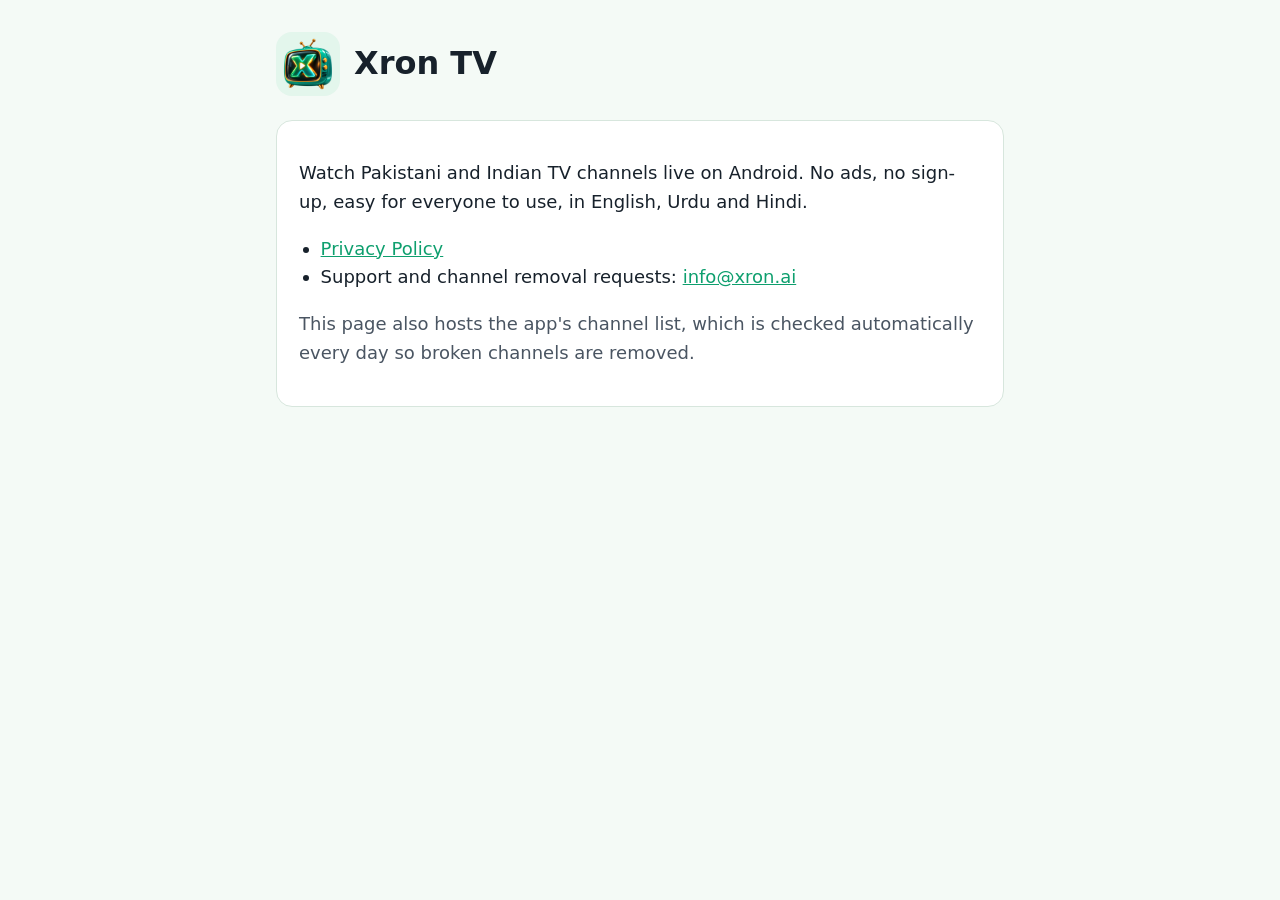
<file: index.html>
<!doctype html>
<html lang="en">
<head>
<meta charset="utf-8">
<meta name="viewport" content="width=device-width, initial-scale=1">
<title>Xron TV</title>
<link rel="stylesheet" href="style.css">
</head>
<body>
<main>
<header><img src="icon.png" alt=""><h1>Xron TV</h1></header>
<div class="card">
<p>Watch Pakistani and Indian TV channels live on Android. No ads, no sign-up, easy for everyone to use,
in English, Urdu and Hindi.</p>
<ul>
  <li><a href="privacy.html">Privacy Policy</a></li>
  <li>Support and channel removal requests: <a href="mailto:info@xron.ai">info@xron.ai</a></li>
</ul>
<p class="muted">This page also hosts the app's channel list, which is checked automatically every day so broken
channels are removed.</p>
</div>
</main>
</body>
</html>
</file>
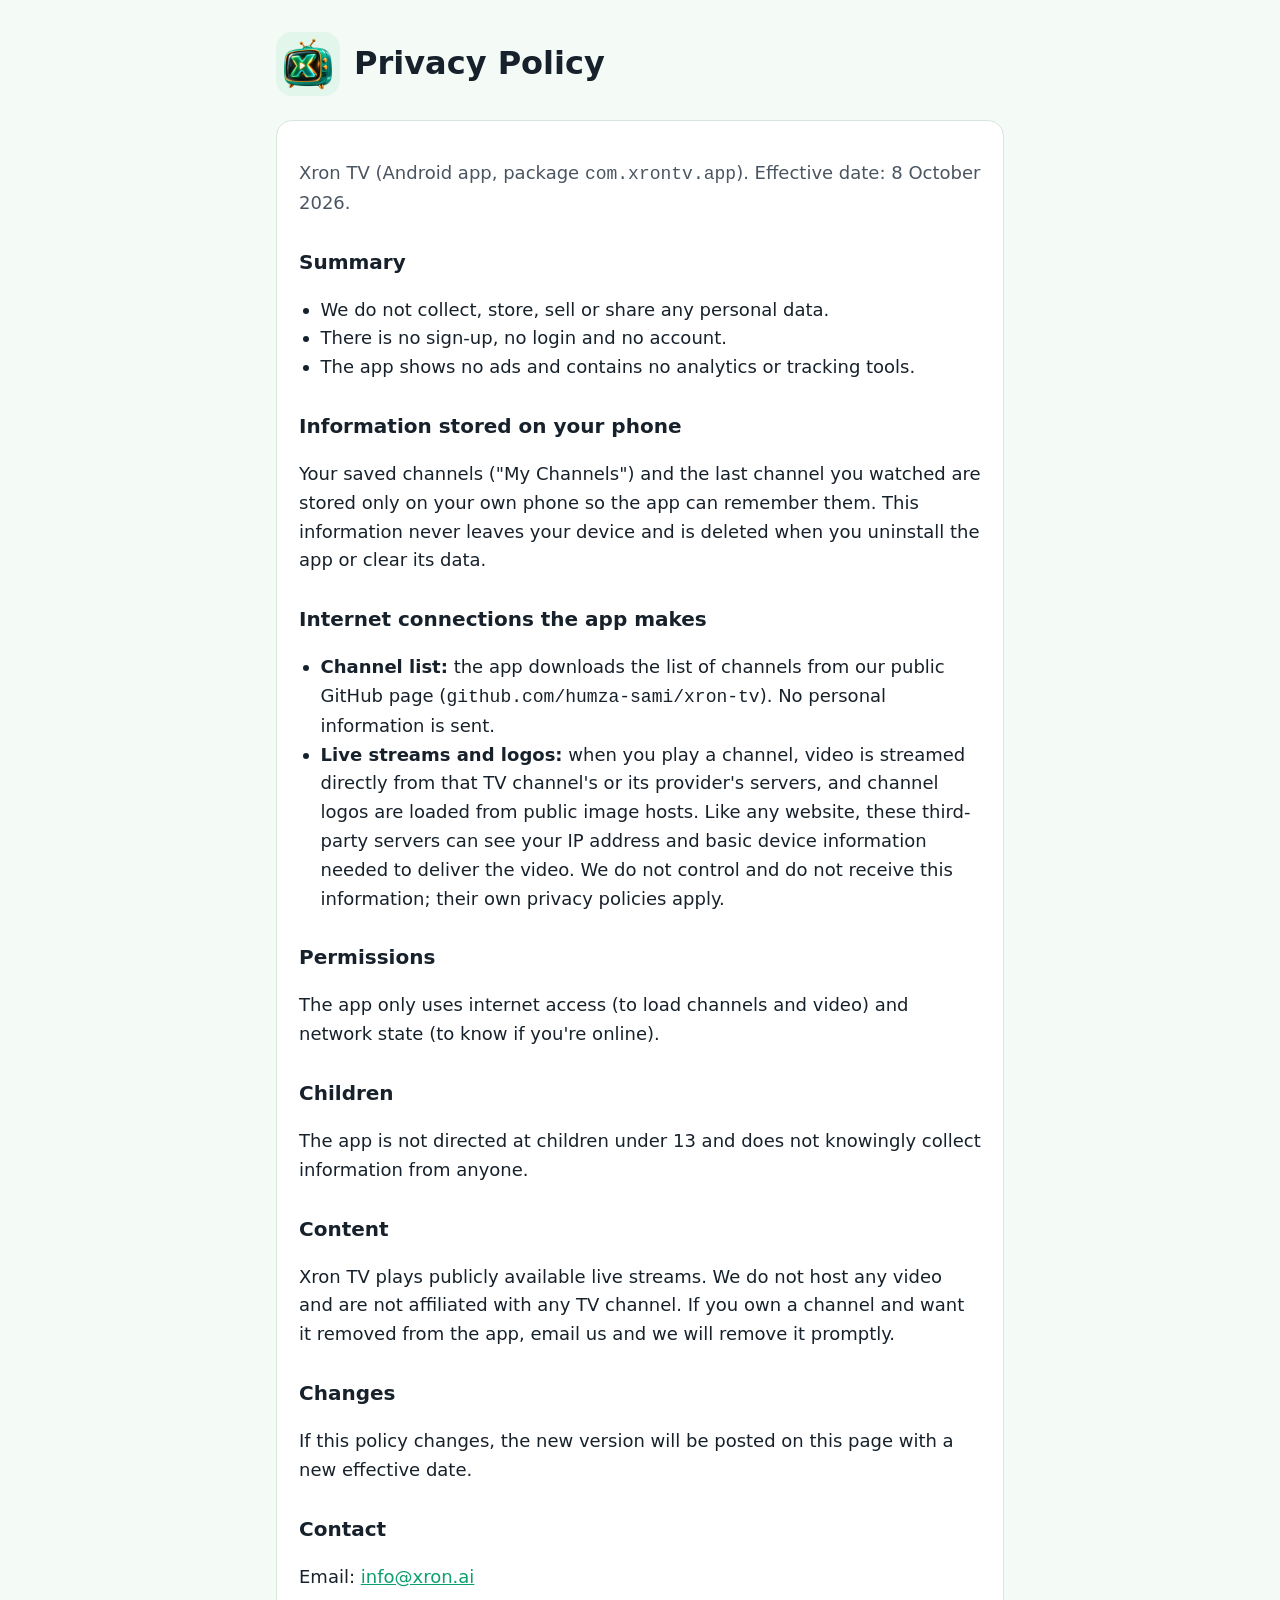
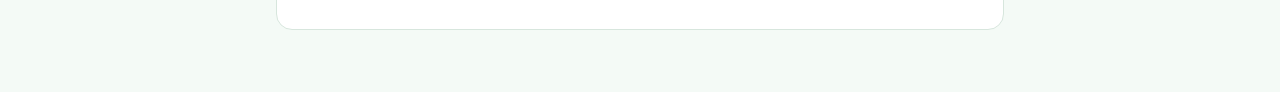
<file: privacy.html>
<!doctype html>
<html lang="en">
<head>
<meta charset="utf-8">
<meta name="viewport" content="width=device-width, initial-scale=1">
<title>Xron TV Privacy Policy</title>
<link rel="stylesheet" href="style.css">
</head>
<body>
<main>
<header><img src="icon.png" alt=""><h1>Privacy Policy</h1></header>
<div class="card">
<p class="muted">Xron TV (Android app, package <code>com.xrontv.app</code>). Effective date: 8 October 2026.</p>

<h2>Summary</h2>
<ul>
  <li>We do not collect, store, sell or share any personal data.</li>
  <li>There is no sign-up, no login and no account.</li>
  <li>The app shows no ads and contains no analytics or tracking tools.</li>
</ul>

<h2>Information stored on your phone</h2>
<p>Your saved channels ("My Channels") and the last channel you watched are stored only on your own phone so the
app can remember them. This information never leaves your device and is deleted when you uninstall the app or clear
its data.</p>

<h2>Internet connections the app makes</h2>
<ul>
  <li><strong>Channel list:</strong> the app downloads the list of channels from our public GitHub page
  (<code>github.com/humza-sami/xron-tv</code>). No personal information is sent.</li>
  <li><strong>Live streams and logos:</strong> when you play a channel, video is streamed directly from that TV
  channel's or its provider's servers, and channel logos are loaded from public image hosts. Like any website, these
  third-party servers can see your IP address and basic device information needed to deliver the video. We do not
  control and do not receive this information; their own privacy policies apply.</li>
</ul>

<h2>Permissions</h2>
<p>The app only uses internet access (to load channels and video) and network state (to know if you're online).</p>

<h2>Children</h2>
<p>The app is not directed at children under 13 and does not knowingly collect information from anyone.</p>

<h2>Content</h2>
<p>Xron TV plays publicly available live streams. We do not host any video and are not affiliated with any TV
channel. If you own a channel and want it removed from the app, email us and we will remove it promptly.</p>

<h2>Changes</h2>
<p>If this policy changes, the new version will be posted on this page with a new effective date.</p>

<h2>Contact</h2>
<p>Email: <a href="mailto:info@xron.ai">info@xron.ai</a></p>
</div>
</main>
</body>
</html>
</file>
<file: style.css>
:root { --bg:#f4faf6; --card:#ffffff; --text:#17212b; --muted:#4a5562; --accent:#0e9f6e; --line:#d7e6dd; }
@media (prefers-color-scheme: dark) { :root { --bg:#0e1512; --card:#16201b; --text:#e6ece8; --muted:#a3b0a8; --accent:#34d399; --line:#24332b; } }
* { box-sizing: border-box; }
body { margin:0; background:var(--bg); color:var(--text); font:18px/1.6 system-ui, -apple-system, "Segoe UI", Roboto, sans-serif; }
main { max-width:760px; margin:0 auto; padding:32px 16px 64px; }
header { display:flex; align-items:center; gap:14px; margin-bottom:24px; }
header img { width:64px; height:64px; border-radius:16px; }
h1 { font-size:2rem; margin:0; }
h2 { font-size:1.25rem; margin:28px 0 8px; }
.card { background:var(--card); border:1px solid var(--line); border-radius:16px; padding:20px 22px; }
a { color:var(--accent); }
.muted { color:var(--muted); }
ul { padding-left:1.2em; }
</file>
